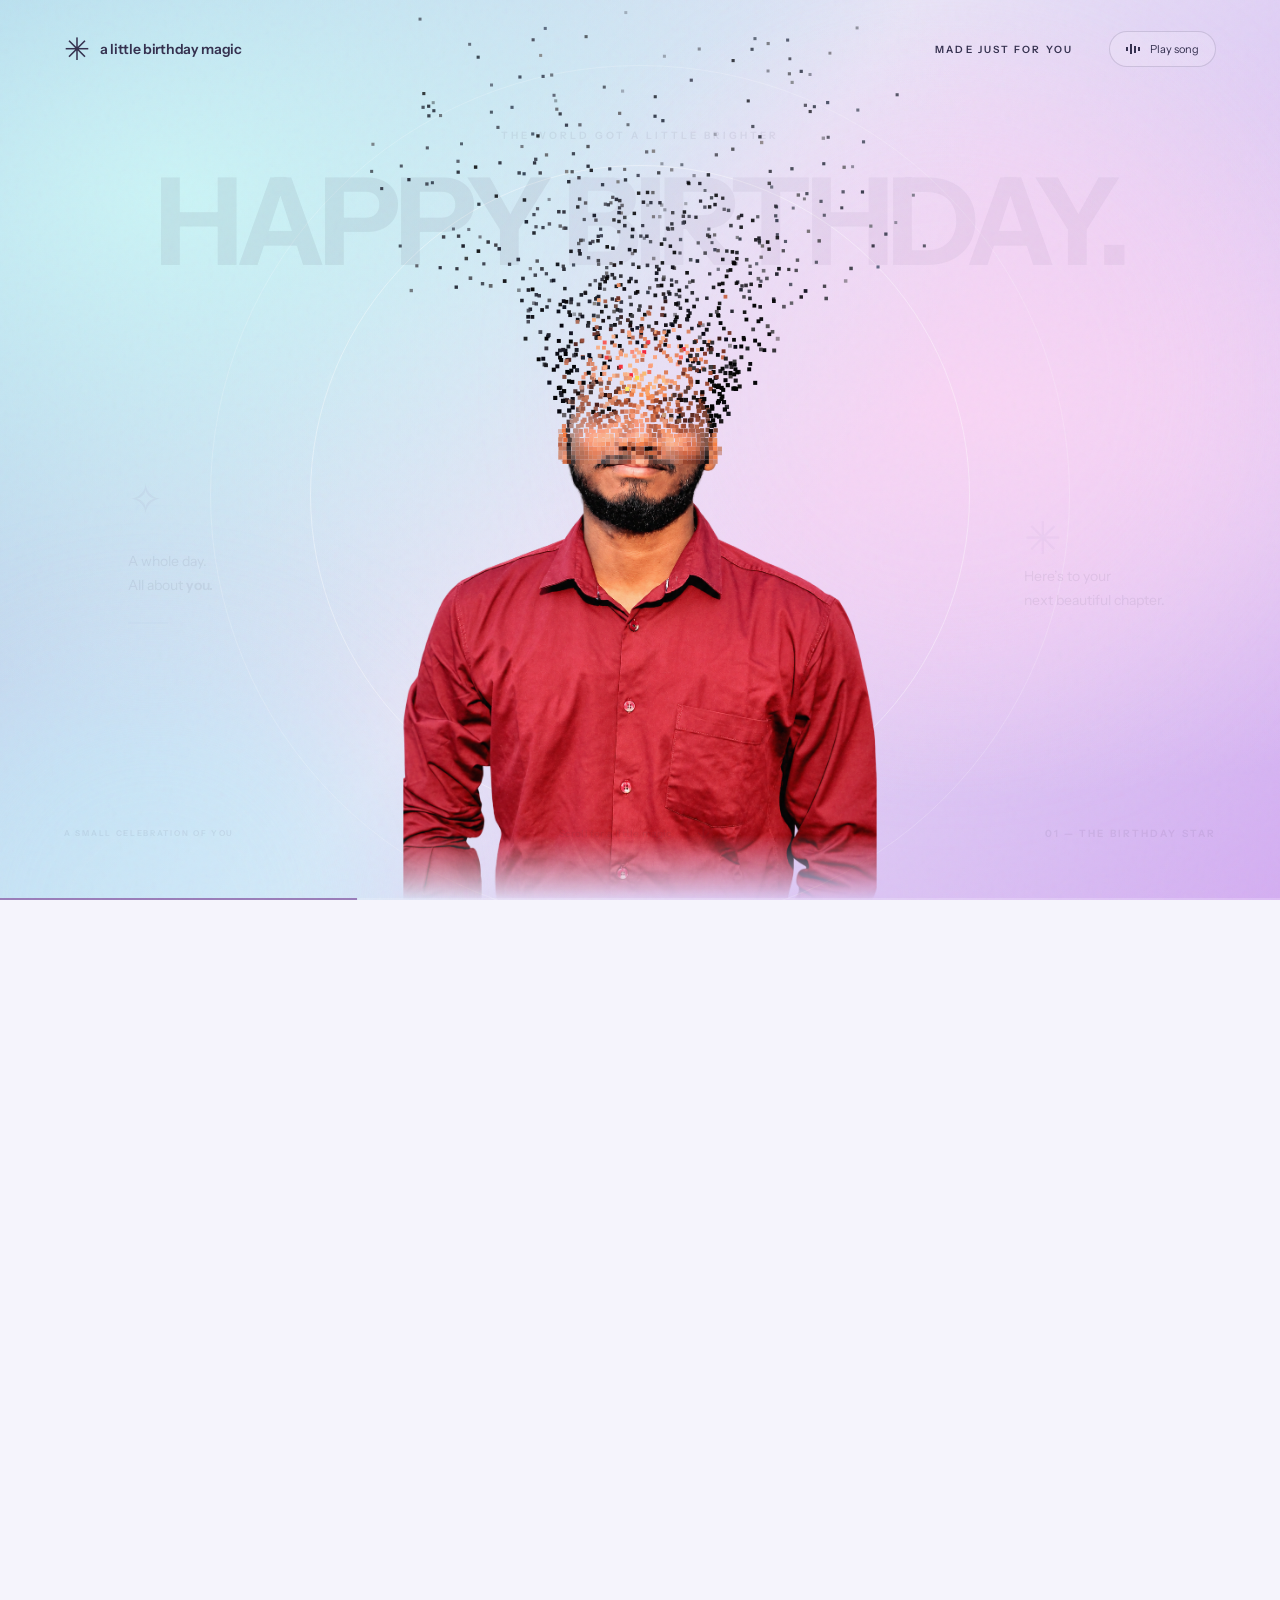
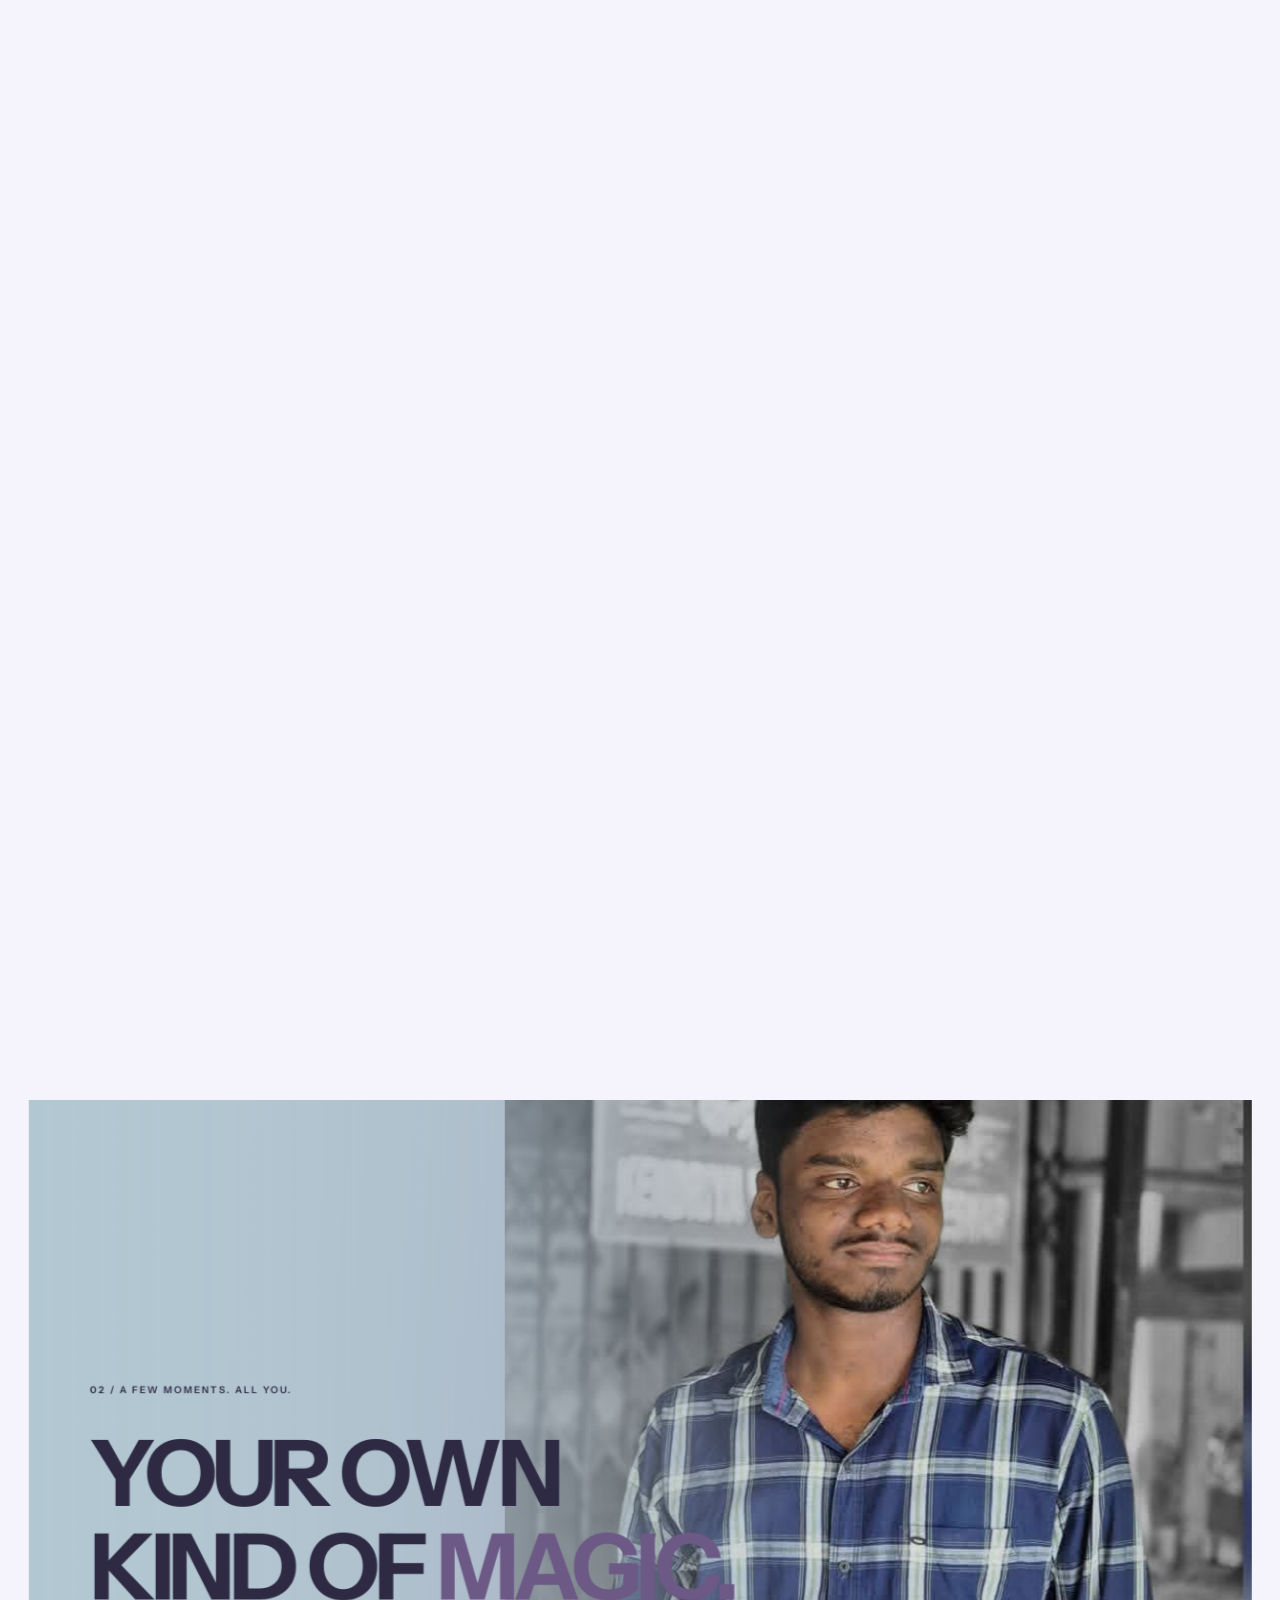
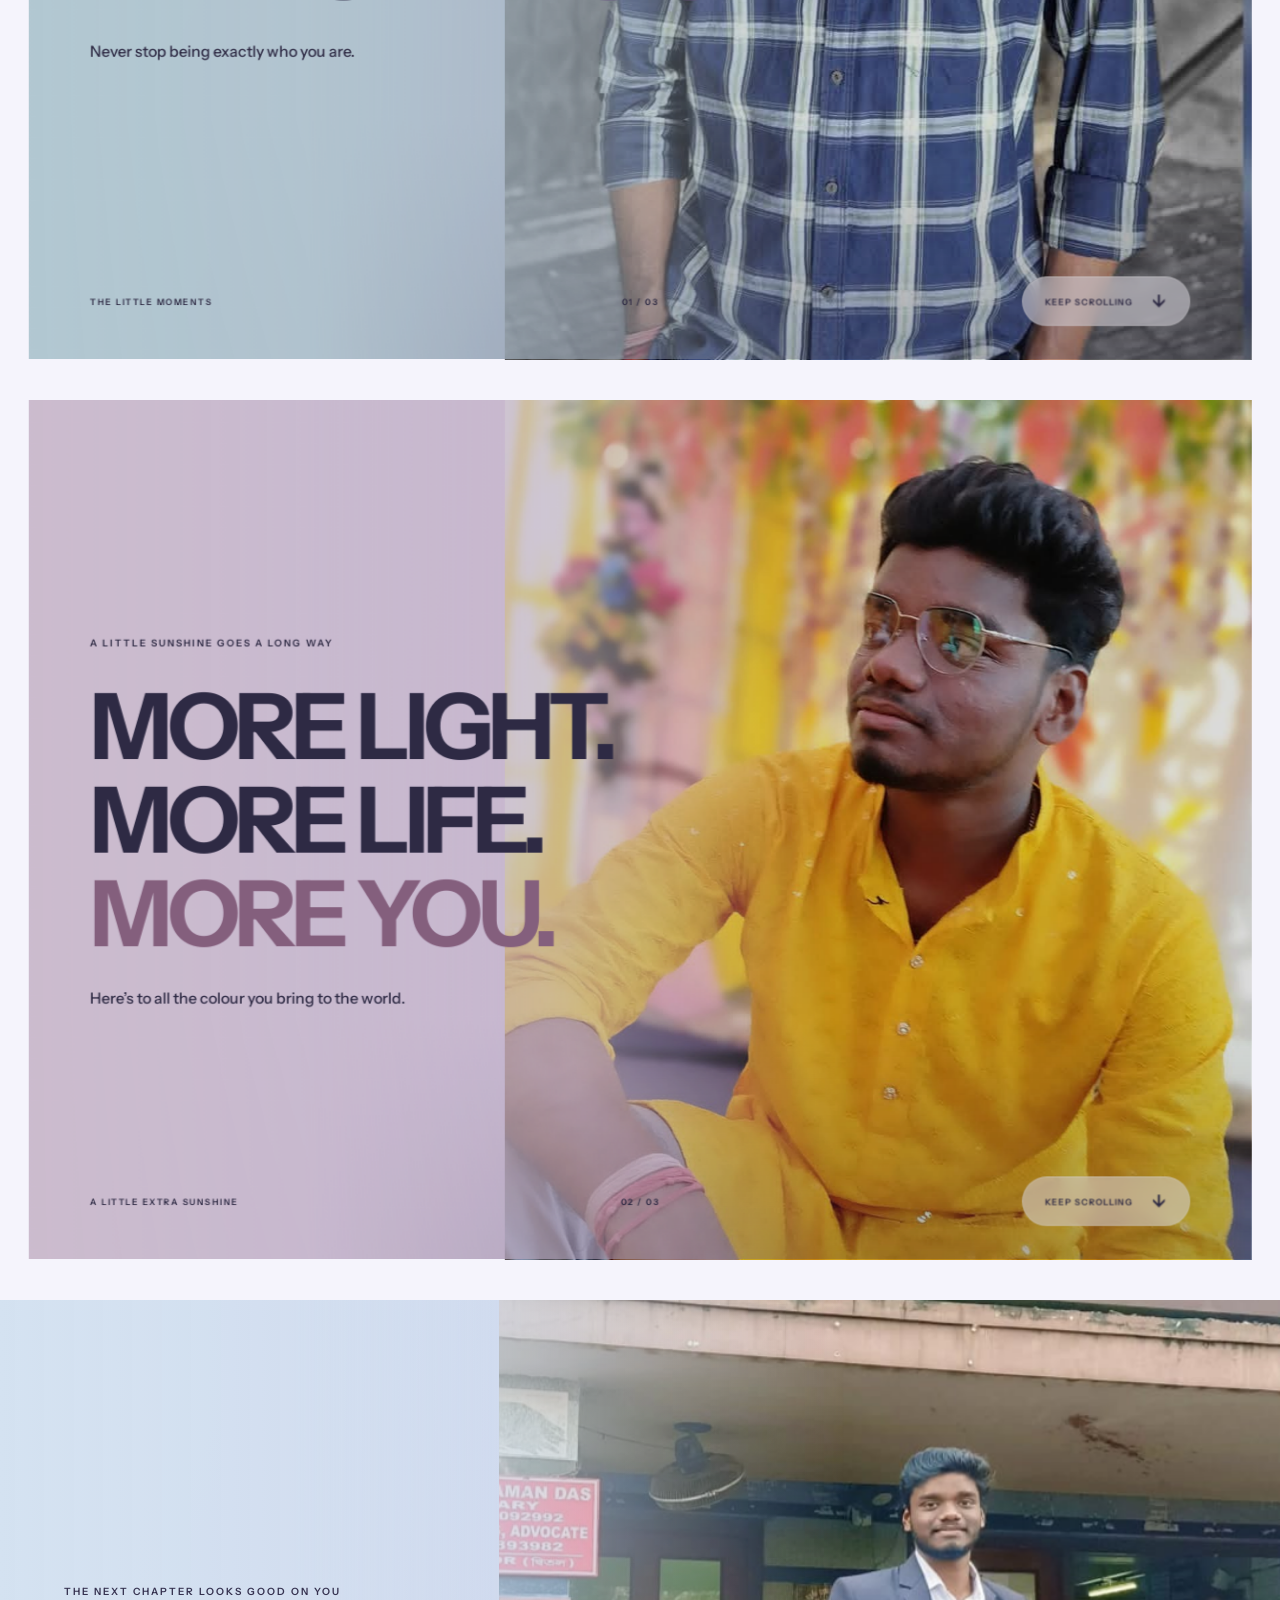
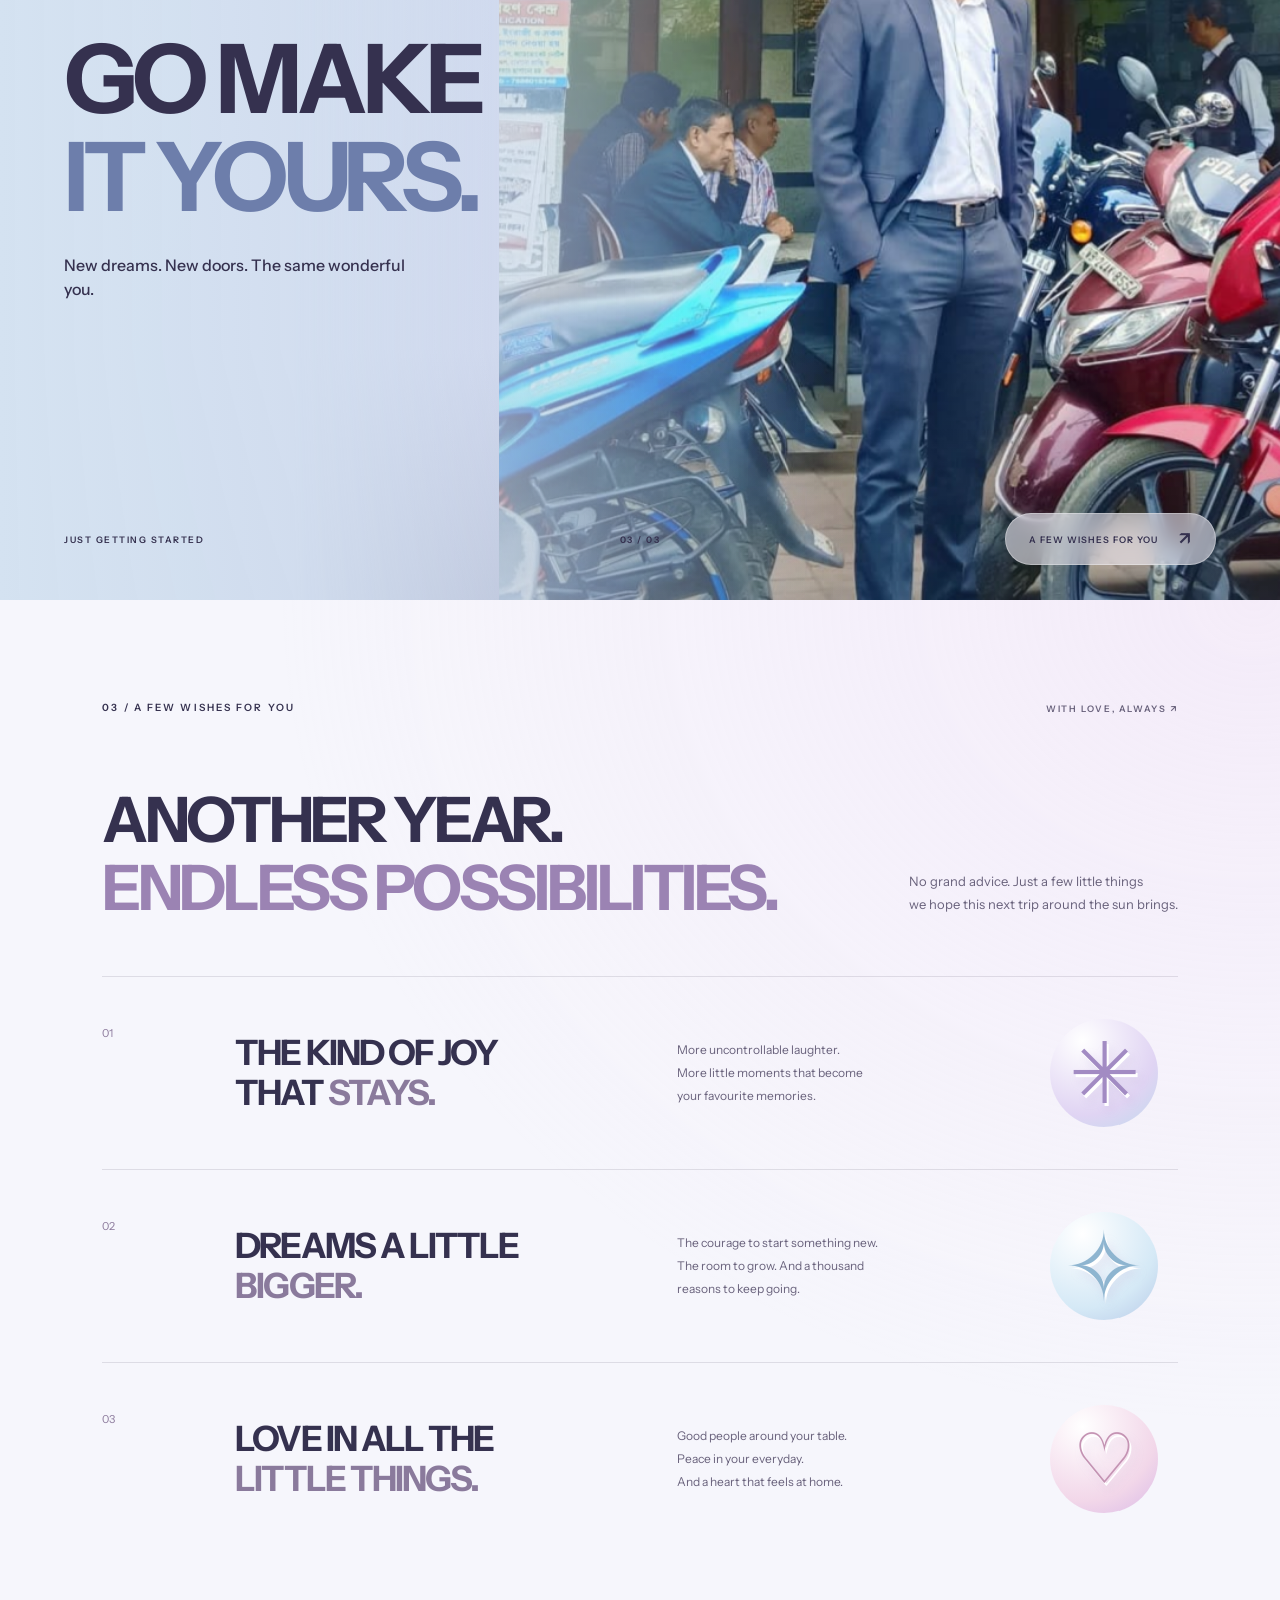
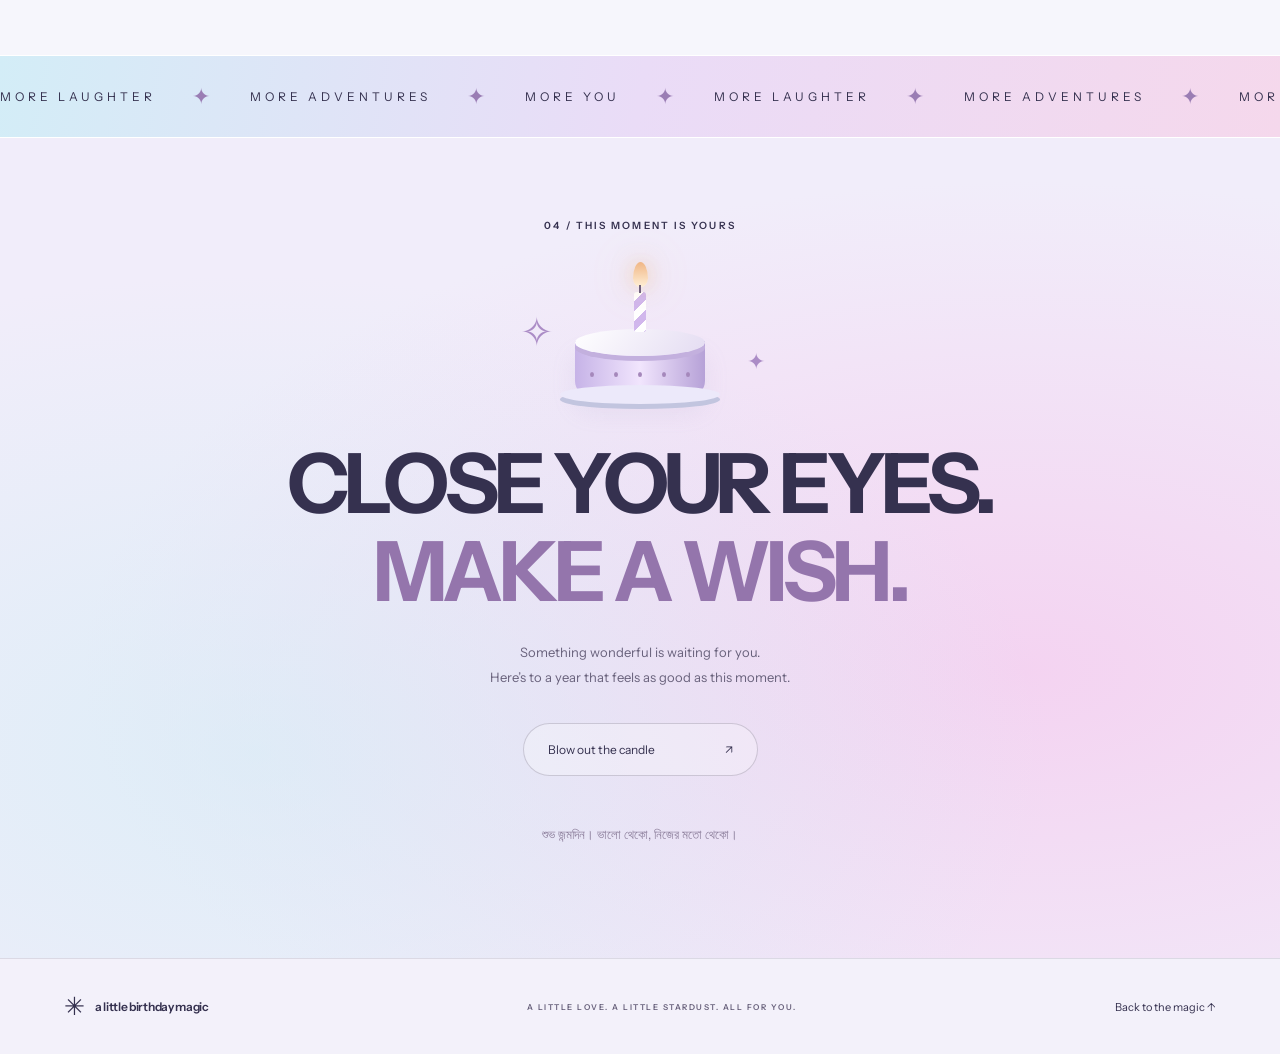
<file: index.html>
<!doctype html>
<html lang="en">
<head>
  <meta charset="UTF-8"><meta name="viewport" content="width=device-width,initial-scale=1">
  <meta name="theme-color" content="#e8e4fa"><meta name="description" content="A little birthday magic. A portrait, a thousand little wishes, and a whole new chapter.">
  <title>A little birthday magic · Just for you</title>
  <link rel="preconnect" href="https://fonts.googleapis.com"><link rel="preconnect" href="https://fonts.gstatic.com" crossorigin>
  <link href="https://fonts.googleapis.com/css2?family=Instrument+Sans:wght@400;500;600;700&display=swap" rel="stylesheet">
  <link rel="stylesheet" href="style.css">
</head>
<body>
<div class="grain" aria-hidden="true"></div>
<header class="nav"><a class="brand" href="#top" aria-label="Back to the beginning"><span class="brand-star">✳</span> a little birthday magic</a><div class="nav-right"><span class="just-for">MADE JUST FOR YOU</span><button id="sound" class="sound" aria-pressed="false" aria-expanded="false" aria-controls="music-dock" aria-label="Play birthday song"><span class="equalizer"><i></i><i></i><i></i><i></i></span><span id="sound-label">Play song</span></button></div></header>
<aside id="music-dock" class="music-dock" aria-label="Birthday soundtrack" hidden>
 <div class="music-heading"><span>YOUR BIRTHDAY SOUNDTRACK</span><button id="music-close" aria-label="Stop song and close player">×</button></div>
 <div class="music-screen"><div id="youtube-player"></div></div>
 <p id="music-status" role="status" aria-live="polite">Loading your song…</p>
 <a class="youtube-link" href="https://www.youtube.com/watch?v=rV1ZJ1wRgUg" target="_blank" rel="noopener noreferrer">Open song on YouTube ↗</a>
</aside>
<main>
<section class="story" id="top" aria-label="Birthday portrait that turns into particles as you scroll">
 <div class="stage">
  <div class="ambient orb-one"></div><div class="ambient orb-two"></div>
  <div class="orbit orbit-one" aria-hidden="true"></div><div class="orbit orbit-two" aria-hidden="true"></div>
  <div class="hero-heading"><p class="eyebrow">THE WORLD GOT A LITTLE BRIGHTER</p><h1>Happy <em>birthday.</em></h1></div>
  <div class="side-note left-note"><span class="tiny-star">✧</span><p>A whole day.<br>All about <em>you.</em></p><span class="small-rule"></span></div>
  <div class="side-note right-note"><span class="hand-star">✳</span><p>Here’s to your<br>next beautiful chapter.</p></div>
  <img class="portrait-fallback" src="assets/portrait.png" alt="The birthday star in a red shirt, with the background removed">
  <canvas id="portrait" aria-hidden="true"></canvas>
  <span class="floating-star star-a" aria-hidden="true">✦</span><span class="floating-star star-b" aria-hidden="true">✧</span><span class="floating-star star-c" aria-hidden="true">✧</span>
  <div class="hero-bottom"><span>A SMALL CELEBRATION OF YOU</span><a class="scroll-cue" href="#wishes"><span>Scroll for a little magic</span><i>↓</i></a><span class="chapter">01 — THE BIRTHDAY STAR</span></div>
  <div class="dissolve-message"><p class="eyebrow">A THOUSAND LITTLE PIECES OF MAGIC</p><h2>You make life<br>a little more <em>beautiful.</em></h2><p>May all the good you put into the world<br>find its way back to you.</p><span class="message-star">✧</span></div>
  <div class="story-progress" aria-hidden="true"><div></div></div>
 </div>
</section>
<section class="memories" id="memories" aria-label="Three birthday photo scenes">
 <article class="photo-scene scene-blue">
  <div class="scene-image"><img src="assets/moment-blue.jpg" alt="A birthday portrait in a blue checked shirt" loading="lazy"></div><div class="scene-shade"></div>
  <div class="scene-caption"><p class="eyebrow">02 / A FEW MOMENTS. ALL YOU.</p><h2>YOUR OWN<br>KIND OF <span>MAGIC.</span></h2><p>Never stop being exactly who you are.</p></div>
  <div class="scene-bottom"><span>THE LITTLE MOMENTS</span><span>01 / 03</span><a href="#scene-sunshine" aria-label="Next photo: a little sunshine">KEEP SCROLLING <span>↓</span></a></div>
 </article>
 <article class="photo-scene scene-yellow" id="scene-sunshine">
  <div class="scene-image"><img src="assets/moment-yellow.jpg" alt="A portrait in a bright yellow kurta and glasses" loading="lazy"></div><div class="scene-shade"></div>
  <div class="scene-caption"><p class="eyebrow">A LITTLE SUNSHINE GOES A LONG WAY</p><h2>MORE LIGHT.<br>MORE LIFE.<br><span>MORE YOU.</span></h2><p>Here’s to all the colour you bring to the world.</p></div>
  <div class="scene-bottom"><span>A LITTLE EXTRA SUNSHINE</span><span>02 / 03</span><a href="#scene-chapter" aria-label="Next photo: the next chapter">KEEP SCROLLING <span>↓</span></a></div>
 </article>
 <article class="photo-scene scene-suit" id="scene-chapter">
  <div class="scene-image"><img src="assets/moment-suit.jpg" alt="A full-length portrait in a blue suit" loading="lazy"></div><div class="scene-shade"></div>
  <div class="scene-caption"><p class="eyebrow">THE NEXT CHAPTER LOOKS GOOD ON YOU</p><h2>GO MAKE<br><span>IT YOURS.</span></h2><p>New dreams. New doors. The same wonderful you.</p></div>
  <div class="scene-bottom"><span>JUST GETTING STARTED</span><span>03 / 03</span><a href="#wishes">A FEW WISHES FOR YOU <span>↗</span></a></div>
 </article>
</section>
<section class="wishes section-pad" id="wishes">
 <div class="section-top reveal"><p class="eyebrow">03 / A FEW WISHES FOR YOU</p><span>WITH LOVE, ALWAYS ↗</span></div>
 <div class="wish-intro reveal"><h2>Another year.<br><em>Endless possibilities.</em></h2><p>No grand advice. Just a few little things<br>we hope this next trip around the sun brings.</p></div>
 <div class="wish-list">
  <article class="wish-row reveal"><span class="wish-number">01</span><h3>The kind of joy<br>that <em>stays.</em></h3><p>More uncontrollable laughter.<br>More little moments that become<br>your favourite memories.</p><span class="wish-art joy" aria-hidden="true">✳</span></article>
  <article class="wish-row reveal"><span class="wish-number">02</span><h3>Dreams a little<br><em>bigger.</em></h3><p>The courage to start something new.<br>The room to grow. And a thousand<br>reasons to keep going.</p><span class="wish-art dreams" aria-hidden="true">✧</span></article>
  <article class="wish-row reveal"><span class="wish-number">03</span><h3>Love in all the<br><em>little things.</em></h3><p>Good people around your table.<br>Peace in your everyday.<br>And a heart that feels at home.</p><span class="wish-art love" aria-hidden="true">♡</span></article>
 </div>
</section>
<div class="ribbon" aria-hidden="true"><div>MORE LAUGHTER <span>✦</span> MORE ADVENTURES <span>✦</span> MORE YOU <span>✦</span> MORE LAUGHTER <span>✦</span> MORE ADVENTURES <span>✦</span> MORE YOU <span>✦</span></div></div>
<section class="finale section-pad" id="wish">
 <p class="eyebrow reveal">04 / THIS MOMENT IS YOURS</p>
 <div class="cake-wrap reveal"><div class="cake" aria-hidden="true"><div class="candle"><span class="flame"></span><span class="wick"></span></div><div class="icing"></div><div class="cake-body"><i></i><i></i><i></i><i></i><i></i></div><div class="plate"></div></div><span class="cake-spark spark-one">✧</span><span class="cake-spark spark-two">✦</span></div>
 <h2 class="reveal">Close your eyes.<br><em>Make a wish.</em></h2>
 <p class="finale-copy reveal" id="wish-copy">Something wonderful is waiting for you.<br>Here’s to a year that feels as good as this moment.</p>
 <button id="celebrate" class="celebrate reveal"><span>Blow out the candle</span><span aria-hidden="true">↗</span></button>
 <p class="birthday-bengali reveal" lang="bn">শুভ জন্মদিন। ভালো থেকো, নিজের মতো থেকো।</p>
 <div class="wish-success" role="status" aria-live="polite"></div>
</section>
</main>
<footer><a href="#top" class="brand"><span class="brand-star">✳</span> a little birthday magic</a><span>A LITTLE LOVE. A LITTLE STARDUST. ALL FOR YOU.</span><a href="#top" class="back-top">Back to the magic ↑</a></footer>
<canvas id="confetti" aria-hidden="true"></canvas>
<script src="app.js"></script>
</body>
</html>
</file>
<file: style.css>
:root{--ink:#35314f;--muted:#69627c;--line:#77708530;--serif:'Italiana',Georgia,serif;--sans:'DM Sans',Arial,sans-serif}*{box-sizing:border-box}html{scroll-behavior:smooth;scroll-padding-top:75px}body{margin:0;color:var(--ink);font-family:var(--sans);background:#f5f4fc;font-size:15px;-webkit-font-smoothing:antialiased}button,a{-webkit-tap-highlight-color:transparent}a{color:inherit;text-decoration:none}button{font:inherit;color:inherit;cursor:pointer}button:focus-visible,a:focus-visible{outline:2px solid #7461ac;outline-offset:6px}::selection{background:#cab6f5}em{font-weight:400}.grain{position:fixed;inset:0;z-index:12;pointer-events:none;opacity:.18;background-image:url("data:image/svg+xml,%3Csvg viewBox='0 0 180 180' xmlns='http://www.w3.org/2000/svg'%3E%3Cfilter id='n'%3E%3CfeTurbulence type='fractalNoise' baseFrequency='.88' numOctaves='3' stitchTiles='stitch'/%3E%3C/filter%3E%3Cpath fill='%23666888' opacity='.22' filter='url(%23n)' d='M0 0h180v180H0z'/%3E%3C/svg%3E")}.nav{position:absolute;top:0;left:0;width:100%;height:98px;padding:0 5%;display:flex;align-items:center;justify-content:space-between;z-index:20}.brand{font-size:14px;font-weight:600;display:flex;align-items:center;gap:10px;letter-spacing:-.3px}.brand-star{font-size:31px;font-weight:400;line-height:1}.nav-right{display:flex;align-items:center;gap:36px}.just-for,.eyebrow,.section-top>span,.hero-bottom,.chapter,footer>span{font-size:10px;letter-spacing:2.1px;font-weight:600}.sound{display:flex;align-items:center;gap:10px;border:1px solid #655c8038;border-radius:30px;padding:10px 16px;background:#ffffff25;font-size:11px}.equalizer{display:flex;height:12px;align-items:center;gap:2px}.equalizer i{width:2px;height:4px;background:var(--ink)}.equalizer i:nth-child(2){height:10px}.equalizer i:nth-child(3){height:7px}.sound[aria-pressed=true] i{animation:equalize .8s alternate infinite}.sound[aria-pressed=true] i:nth-child(2){animation-delay:.25s}.sound[aria-pressed=true] i:nth-child(3){animation-delay:.4s}.story{height:300svh;position:relative}.stage{height:100svh;min-height:640px;position:sticky;top:0;overflow:hidden;background:radial-gradient(ellipse at 14% 22%,#cbf4f6 0,transparent 52%),radial-gradient(ellipse at 76% 45%,#f6d9f6 0,transparent 56%),linear-gradient(125deg,#a6c8e7 0%,#e8e5f7 48%,#d4aef2 100%)}.ambient{position:absolute;border-radius:50%;filter:blur(70px);pointer-events:none}.orb-one{width:50vw;height:50vw;top:7%;right:1%;background:#ffccf448;animation:drift 14s ease-in-out infinite alternate}.orb-two{width:40vw;height:40vw;background:#b8eefa75;bottom:-30%;left:-8%}.orbit{position:absolute;border:1px solid #ffffff66;border-radius:50%;left:50%;top:55%;width:660px;height:660px;transform:translate(-50%,-50%);pointer-events:none}.orbit-two{width:860px;height:860px;border-color:#ffffff35}.hero-heading{position:absolute;top:17%;width:100%;text-align:center;will-change:transform,opacity}.eyebrow{margin:0 0 23px;line-height:1.6}.hero-heading h1{font-family:var(--serif);font-size:clamp(78px,10.5vw,160px);font-weight:400;letter-spacing:-7px;margin:0;line-height:1.05}.hero-heading h1 em{color:#75628e}.hero-heading .eyebrow{margin-bottom:14px;font-size:10px;letter-spacing:3px}.portrait-fallback,#portrait{position:absolute;inset:0;width:100%;height:100%;pointer-events:none}.portrait-fallback{object-fit:contain;object-position:center bottom;height:66%;width:auto;left:50%;top:auto;bottom:0;transform:translateX(-50%);mask-image:linear-gradient(#000 88%,transparent)}#portrait{z-index:3}.side-note{position:absolute;z-index:5;top:53%;font-size:14px;line-height:1.7}.side-note p{margin:15px 0}.side-note em{font-family:var(--serif);font-size:25px}.left-note{left:10%}.right-note{right:9%;top:57%}.tiny-star{font-size:42px;color:#8e78a5}.hand-star{font-size:45px;color:#aa8ec6;display:block;animation:rotate 40s linear infinite;width:40px;height:50px}.small-rule{display:block;width:40px;border-bottom:1px solid #73648666;margin-top:24px}.floating-star{position:absolute;font-family:Georgia,serif;color:#fff9;animation:float 5s ease-in-out infinite alternate;pointer-events:none}.star-a{left:25%;top:42%;font-size:25px}.star-b{right:25%;top:38%;font-size:55px;animation-delay:-2s}.star-c{left:33%;top:70%;font-size:22px;animation-delay:-3s}.hero-bottom{position:absolute;bottom:32px;left:5%;right:5%;display:flex;align-items:center;justify-content:space-between;z-index:6;font-size:8px;letter-spacing:1.7px}.scroll-cue{display:flex;align-items:center;gap:14px;font-size:10px;letter-spacing:.2px}.scroll-cue i{font-size:16px;font-style:normal;border:1px solid #71678350;width:34px;height:44px;border-radius:20px;display:grid;place-items:center;animation:nudge 2s infinite}.dissolve-message{position:absolute;inset:0;display:flex;flex-direction:column;align-items:center;justify-content:center;text-align:center;z-index:7;opacity:0;pointer-events:none;padding:24px;will-change:transform,opacity}.dissolve-message h2{font-family:var(--serif);font-size:clamp(54px,6.8vw,100px);font-weight:400;line-height:1.08;letter-spacing:-2px;margin:0 0 30px}.dissolve-message h2 em{color:#8a68a1}.dissolve-message>p:not(.eyebrow){font-size:14px;line-height:1.9;color:var(--muted)}.message-star{font-size:48px;margin-top:28px;color:#9070b3}.story-progress{position:absolute;bottom:0;left:0;width:100%;height:2px;background:#ffffff33;z-index:8}.story-progress>div{height:100%;background:#9a7db9;transform-origin:left;transform:scaleX(0)}.section-pad{padding:100px 8%}.wishes{background:radial-gradient(ellipse at 98% 0%,#f2def56b,transparent 55%),#f6f6fc}.section-top{display:flex;align-items:center;justify-content:space-between}.section-top .eyebrow{margin:0}.section-top>span{font-size:9px;letter-spacing:1.6px;color:var(--muted)}.wish-intro{display:flex;justify-content:space-between;gap:20px;align-items:flex-end;margin:70px 0 55px}.wish-intro h2{font-family:var(--serif);font-size:clamp(45px,5.3vw,78px);font-weight:400;line-height:1.08;letter-spacing:-1.5px;margin:0}.wish-intro h2 em{color:#9b83b3}.wish-intro>p{font-size:13px;line-height:1.8;color:var(--muted);margin:0 0 5px}.wish-row{display:grid;grid-template-columns:.35fr 1.4fr 1.1fr .5fr;align-items:center;gap:30px;border-top:1px solid var(--line);padding:42px 0}.wish-number{align-self:start;font-size:11px;color:#8d7b9d;margin-top:7px}.wish-row h3{font:400 39px/1.15 var(--serif);margin:0}.wish-row h3 em{color:#8a7a9c}.wish-row p{font-size:12px;line-height:1.9;color:var(--muted)}.wish-art{justify-self:center;display:grid;place-items:center;font-family:Georgia,serif;font-size:85px;color:#a28bc3;text-shadow:2px 3px 0 #fff,5px 7px 10px #b6a4d345;width:108px;height:108px;border-radius:50%;background:radial-gradient(circle at 30% 20%,#fff,#e0d4f3 65%,#c0d9ed);transition:transform .7s}.wish-row:hover .wish-art{transform:rotate(30deg) scale(1.08)}.wish-art.dreams{font-size:95px;background:radial-gradient(circle at 30% 20%,#fff,#d5e9f6 65%,#b7c9e7);color:#8eb5d0}.wish-art.love{font-size:70px;background:radial-gradient(circle at 30% 20%,#fff,#f2d7e9 65%,#d9b9e7);color:#c493b3}.ribbon{overflow:hidden;padding:27px 0;background:linear-gradient(100deg,#d3edf7,#eadcf7,#f5d8ec);border-top:1px solid #fff;border-bottom:1px solid #fff}.ribbon>div{width:max-content;display:flex;align-items:center;gap:36px;font-size:12px;letter-spacing:4px;animation:marquee 35s linear infinite}.ribbon span{font-size:22px;color:#9a7db4}.finale{position:relative;overflow:hidden;min-height:820px;padding-top:80px;padding-bottom:75px;text-align:center;background:radial-gradient(ellipse at 20% 75%,#cceef580,transparent 55%),radial-gradient(ellipse at 80% 65%,#f4d3f1,transparent 65%),#f1edfa}.finale>.eyebrow{margin-bottom:0}.cake-wrap{height:190px;width:260px;position:relative;margin:0 auto}.cake{position:absolute;width:130px;height:75px;bottom:20px;left:65px;animation:float 5s ease-in-out infinite alternate}.cake-body{position:absolute;bottom:8px;width:130px;height:55px;border-radius:0 0 15px 15px;background:linear-gradient(90deg,#c6b3e7,#f1e5fd 50%,#b6a1d7);box-shadow:0 15px 25px #a896c322;display:flex;gap:20px;justify-content:center;align-items:center}.cake-body i{height:5px;width:4px;border-radius:50%;background:#a588bb;margin-top:12px}.icing{position:absolute;top:0;width:130px;height:27px;border-radius:50%;background:linear-gradient(130deg,#fff,#e4dcf2);z-index:2;box-shadow:0 5px #c3b0de}.plate{position:absolute;bottom:0;width:160px;height:19px;left:-15px;border-radius:50%;background:#ece9fa;box-shadow:0 5px 0 #c2c5df}.candle{position:absolute;bottom:72px;left:59px;width:12px;height:40px;background:repeating-linear-gradient(135deg,#fff 0 7px,#d1b7ed 7px 14px);z-index:3;border-radius:3px}.wick{position:absolute;top:-7px;left:5px;width:2px;height:8px;background:#70617b}.flame{position:absolute;top:-30px;left:-1px;width:15px;height:25px;border-radius:50% 50% 50% 50%/65% 65% 35% 35%;background:linear-gradient(#f0b685,#ffefd6);box-shadow:0 0 20px #efba7f88,0 0 45px #efba7f55;animation:flicker .6s infinite alternate;transform-origin:center bottom;transition:opacity .5s,transform .5s}.blown .flame{opacity:0;transform:scale(0)}.cake-spark{position:absolute;font:40px Georgia;color:#ab8cc6;top:75px;animation:float 3s infinite alternate}.spark-one{left:10px}.spark-two{right:5px;top:115px;font-size:22px}.finale h2{font:400 clamp(60px,6.7vw,96px)/1.05 var(--serif);letter-spacing:-2px;margin:16px 0 25px}.finale h2 em{color:#9475ac}.finale-copy{font-size:13px;line-height:1.9;color:var(--muted)}.celebrate{margin:20px 0 32px;padding:18px 24px;min-width:235px;border:1px solid #7770854d;border-radius:50px;background:#ffffff45;display:inline-flex;align-items:center;justify-content:space-between;gap:30px;font-size:12px;transition:background .3s,transform .3s}.celebrate:hover{background:#fff9;transform:translateY(-3px)}.birthday-bengali{font-size:13px;color:#8c7e9b;line-height:2}.wish-success{min-height:20px;font-size:13px;color:#80619b}.blown h2 em{color:#8261a4}footer{padding:35px 5%;display:flex;align-items:center;justify-content:space-between;gap:25px;border-top:1px solid var(--line);background:#f3f1fa}footer .brand{font-size:12px}footer .brand-star{font-size:25px}footer>span{font-size:8px;letter-spacing:1.5px;color:var(--muted)}.back-top{font-size:11px}#confetti{position:fixed;inset:0;width:100%;height:100%;z-index:30;pointer-events:none}.reveal{opacity:0;transform:translateY(30px);transition:opacity 1s,transform 1s}.reveal.visible{opacity:1;transform:translateY(0)}@keyframes float{to{transform:translateY(-12px) rotate(6deg)}}@keyframes rotate{to{transform:rotate(360deg)}}@keyframes drift{to{transform:translate(-18%,10%)}}@keyframes nudge{50%{transform:translateY(5px)}}@keyframes equalize{to{height:3px}}@keyframes marquee{to{transform:translateX(-50%)}}@keyframes flicker{to{transform:rotate(6deg) scale(.93,1.05)}}
@media(min-width:1500px){.portrait-fallback{height:70%}}@media(max-width:900px){.nav{height:80px}.just-for{display:none}.hero-heading{top:19%}.hero-heading h1{letter-spacing:-4px;font-size:12vw}.side-note{font-size:12px}.left-note{left:6%}.right-note{right:5%}.orbit-one{width:540px;height:540px}.orbit-two{width:710px;height:710px}.chapter{display:none}.wish-intro{align-items:start;flex-direction:column;gap:25px}.wish-row{gap:20px;grid-template-columns:35px 1.2fr 1fr 100px}.wish-row h3{font-size:32px}.wish-art{width:85px;height:85px;font-size:65px}.wish-art.dreams{font-size:72px}.wish-art.love{font-size:57px}footer>span{display:none}}
@media(max-width:600px){.nav{padding:0 6%;height:76px}.brand{font-size:11px;gap:7px}.brand-star{font-size:26px}.sound{font-size:10px;padding:9px 11px;gap:7px}.story{height:270svh}.stage{min-height:590px}.hero-heading{top:18%;padding:0 15px}.hero-heading .eyebrow{font-size:7px;letter-spacing:2px}.hero-heading h1{font-size:17vw;letter-spacing:-3px;line-height:1.05}.hero-heading h1 em{display:block;font-size:21vw}.portrait-fallback{height:59%}.orbit{top:66%;width:420px;height:420px}.orbit-two{width:570px;height:570px}.side-note{top:61%;font-size:9px;line-height:1.5}.left-note{left:6%;max-width:78px}.right-note{right:5%;top:53%;max-width:90px}.right-note p{font-size:9px}.side-note em{font-size:18px}.tiny-star{font-size:25px}.hand-star{font-size:30px;height:35px}.small-rule{margin-top:15px;width:25px}.hero-bottom{bottom:23px;justify-content:center}.hero-bottom>span{display:none}.scroll-cue{font-size:9px;background:#efebfa8c;backdrop-filter:blur(10px);padding:8px 9px 8px 17px;border-radius:30px;gap:15px}.scroll-cue i{height:31px;width:27px;font-size:13px}.star-a{left:13%;top:44%;font-size:18px}.star-b{right:12%;top:37%;font-size:30px}.star-c{display:none}.dissolve-message h2{font-size:50px;letter-spacing:-1.5px}.dissolve-message .eyebrow{font-size:8px;letter-spacing:1.8px}.dissolve-message>p:not(.eyebrow){font-size:12px}.section-pad{padding:65px 7%}.section-top>span{display:none}.section-top .eyebrow{font-size:8px}.wish-intro{margin:40px 0}.wish-intro h2{font-size:43px}.wish-intro>p{font-size:12px}.wish-row{position:relative;grid-template-columns:23px 1fr 65px;gap:12px;padding:30px 0;align-items:start}.wish-number{font-size:9px;margin-top:6px}.wish-row h3{font-size:33px}.wish-row p{grid-column:2/3;font-size:11px;margin:0;line-height:1.8}.wish-art{grid-column:3;grid-row:1/3;width:65px;height:65px;align-self:center;font-size:48px}.wish-art.dreams{font-size:56px}.wish-art.love{font-size:44px}.ribbon{padding:22px 0}.ribbon>div{font-size:9px;letter-spacing:3px;gap:25px}.finale{min-height:780px;padding-top:60px;padding-bottom:55px}.finale .eyebrow{font-size:8px}.finale h2{font-size:63px}.finale-copy{font-size:12px}.cake-wrap{height:180px}.birthday-bengali{font-size:11px}.celebrate{margin-top:20px;font-size:11px;min-width:225px}footer{padding:28px 6%}.back-top{font-size:9px}footer .brand{font-size:10px}footer .brand-star{font-size:23px}}
/* Reference typography: Instrument Sans, bold uppercase display type. */
:root{--serif:'Instrument Sans',Arial,sans-serif;--sans:'Instrument Sans',Arial,sans-serif}em{font-style:normal}.hero-heading h1,.dissolve-message h2,.wish-intro h2,.wish-row h3,.finale h2{font-family:var(--sans);font-weight:700;text-transform:uppercase;letter-spacing:-.055em}.hero-heading h1{font-size:clamp(70px,9.5vw,144px)}.hero-heading h1 em{font-weight:700}.side-note em{font-family:var(--sans);font-size:inherit;font-weight:600}.dissolve-message h2{font-size:clamp(45px,6.4vw,92px)}.wish-intro h2{font-size:clamp(40px,4.9vw,72px)}.wish-row h3{font-size:35px}.finale h2{font-size:clamp(55px,6.5vw,92px)}
/* Full-height images rise over the previous scene, with restrained parallax. */
.memories{position:relative;isolation:isolate}.photo-scene{height:100svh;min-height:620px;position:sticky;top:0;overflow:hidden;transform-origin:center top;will-change:transform;contain:paint}.scene-blue{background:linear-gradient(120deg,#cfedf4,#c3c8e6 58%,#d7c2ee);z-index:1}.scene-yellow{background:linear-gradient(120deg,#f1d9ee,#e6d5f6 58%,#e3d9f4);z-index:2}.scene-suit{background:linear-gradient(120deg,#d7e6f6,#d3d0ee 58%,#c1d5e5);z-index:3}.scene-image{position:absolute;right:0;top:0;height:100%;width:61%;overflow:hidden}.scene-image img{height:110%;width:100%;object-fit:cover;object-position:50% 30%;position:absolute;top:-5%;will-change:transform}.scene-yellow .scene-image img{object-position:50% 32%}.scene-suit .scene-image img{object-position:50% 71%}.scene-shade{position:absolute;inset:0;background:linear-gradient(90deg,#cfe8f4 0%,#cfe4f1f5 23%,#c9dbea8c 45%,transparent 66%),linear-gradient(0deg,#302d4d40,transparent 28%);pointer-events:none}.scene-yellow .scene-shade{background:linear-gradient(90deg,#eddaef 0%,#e9d8f1f5 23%,#e6d5ef8c 45%,transparent 66%),linear-gradient(0deg,#3c2d4d40,transparent 28%)}.scene-suit .scene-shade{background:linear-gradient(90deg,#d4e2f1 0%,#d2deeff5 23%,#cbd9eb8c 45%,transparent 66%),linear-gradient(0deg,#2d384d40,transparent 28%)}.scene-caption{position:absolute;left:5%;right:5%;top:50%;transform:translateY(-50%);z-index:3;will-change:translate,opacity}.scene-caption .eyebrow{font-size:10px;letter-spacing:2px;margin-bottom:30px}.scene-caption h2{font-size:clamp(60px,7.5vw,112px);line-height:1.02;font-weight:700;letter-spacing:-.055em;margin:0;max-width:850px}.scene-caption h2 span{color:#7e679b}.scene-yellow .scene-caption h2 span{color:#9a6e91}.scene-suit .scene-caption h2 span{color:#6d7eab}.scene-caption>p:last-child{font-size:16px;font-weight:500;line-height:1.5;margin-top:27px;max-width:360px}.scene-bottom{position:absolute;bottom:35px;left:5%;right:5%;z-index:3;display:flex;justify-content:space-between;align-items:center;font-size:9px;font-weight:600;letter-spacing:1.5px}.scene-bottom a{display:flex;gap:20px;align-items:center;background:#f9f6ff8c;backdrop-filter:blur(10px);border:1px solid #ffffff50;padding:16px 23px;border-radius:30px;font-size:9px;letter-spacing:1px}.scene-bottom a span{font-size:18px;line-height:1}.scene-bottom>span:nth-child(2){position:absolute;left:50%;transform:translateX(-50%)}
@media(max-width:900px){.scene-caption h2{font-size:9vw}.scene-caption>p:last-child{font-size:13px;max-width:280px}.scene-image{width:72%}.scene-caption .eyebrow{font-size:8px;max-width:220px}.scene-bottom{font-size:8px}.scene-bottom a{font-size:8px;padding:13px 18px}.wish-row h3{font-size:29px}}
@media(max-width:600px){.hero-heading h1{font-size:19vw}.hero-heading h1 em{font-size:21vw}.side-note p,.side-note .small-rule{display:none}.left-note{top:61%}.right-note{top:50%}.dissolve-message h2{font-size:43px}.wish-intro h2{font-size:37px}.wish-row h3{font-size:29px}.finale h2{font-size:54px}.photo-scene{min-height:650px}.scene-image{width:100%;height:100%}.scene-image img{object-position:50% 20%}.scene-yellow .scene-image img{object-position:50% 25%}.scene-suit .scene-image img{object-position:50% 57%}.scene-shade{background:linear-gradient(0deg,#cddff4 0%,#d5e6f2f2 12%,#d0e3f1b3 35%,#cae1ee22 65%,#cae1ee00 80%)}.scene-yellow .scene-shade{background:linear-gradient(0deg,#ecdaef 0%,#e9d8f1f2 12%,#e6d5efb3 35%,#e6d5ef22 65%,transparent 80%)}.scene-suit .scene-shade{background:linear-gradient(0deg,#d4e2f1 0%,#d2deeff2 12%,#cbd9ebb3 35%,#cbd9eb22 65%,transparent 80%)}.scene-caption{top:auto;bottom:120px;left:7%;right:7%;transform:none}.scene-caption .eyebrow{font-size:7px;letter-spacing:1.4px;margin-bottom:18px;max-width:none}.scene-caption h2{font-size:13.5vw;line-height:1.02;letter-spacing:-.055em}.scene-caption>p:last-child{font-size:12px;margin-top:18px;max-width:250px}.scene-bottom{bottom:28px;left:7%;right:7%;font-size:7px;letter-spacing:1px}.scene-bottom>span:first-child{display:none}.scene-bottom>span:nth-child(2){position:static;transform:none}.scene-bottom a{padding:12px 16px;font-size:7px;letter-spacing:.7px;gap:13px}}
@media(prefers-reduced-motion:reduce){html{scroll-behavior:auto}*,*::before,*::after{animation:none!important;transition:none!important}.reveal{opacity:1;transform:none}.story{height:100svh}.hero-heading{opacity:1!important;transform:none!important}.dissolve-message{display:none}.story-progress{display:none}.photo-scene{position:relative;transform:none!important;filter:none!important}.scene-image img{transform:none!important}.scene-caption{translate:none!important;opacity:1!important}}
.dissolve-message h2 em,.wish-intro h2 em,.wish-row h3 em,.finale h2 em{font-weight:inherit}
@media(max-width:600px){.hero-heading h1 em{font-size:18.5vw}}
.music-dock[hidden]{display:none}.music-dock{position:fixed;right:24px;bottom:24px;width:342px;max-width:calc(100vw - 28px);z-index:25;background:#f3edfbeF;backdrop-filter:blur(18px);border:1px solid #ffffffaa;border-radius:18px;padding:10px;box-shadow:0 15px 50px #51446b30}.music-heading{display:flex;align-items:center;justify-content:space-between;padding:1px 4px 9px 8px;font-size:8px;letter-spacing:1.4px;font-weight:600}.music-heading button{border:0;background:transparent;font-size:22px;width:30px;height:28px;line-height:1;border-radius:50%}.music-heading button:hover{background:#d7c8e9}.music-screen{height:200px;width:100%;background:#dfd5ed;border-radius:10px;overflow:hidden}.music-screen iframe{width:100%;height:200px;display:block;border:0}.music-dock p{font-size:11px;line-height:1.5;margin:10px 8px 5px}.youtube-link{display:inline-block;font-size:10px;text-decoration:underline;margin:3px 8px 7px;color:#6f568d}.music-dock:focus-within{box-shadow:0 15px 50px #51446b45}@media(max-width:600px){.music-dock{right:14px;bottom:14px}}
</file>
